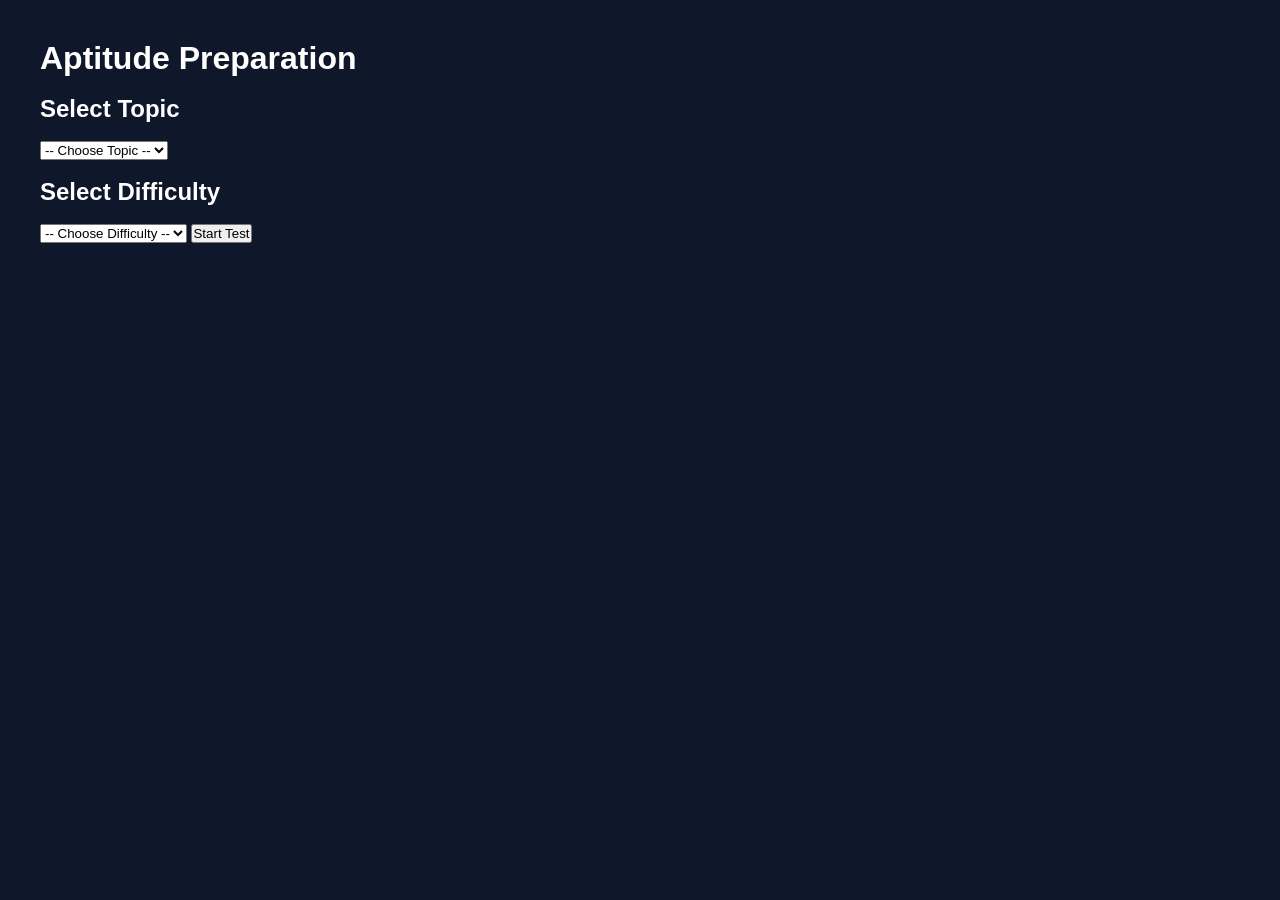
<file: frontend/aptitude.html>
<!DOCTYPE html>
<html lang="en">

<head>

    <meta charset="UTF-8">

    <meta name="viewport" content="width=device-width, initial-scale=1.0">

    <title>Aptitude Test</title>

    <link rel="stylesheet" href="css/dashboard.css">

</head>

<body>

    <div class="main-content">

        <h1>
            Aptitude Preparation
        </h1>

        <br>

        <!-- Topic Selection -->

        <div class="topic-section">

            <h2>
                Select Topic
            </h2>

            <br>

            <select id="topic-select">

                <option value="">
                    -- Choose Topic --
                </option>

            </select>
            <br><br>

<h2>
    Select Difficulty
</h2>

<br>

<select id="difficulty-select">

    <option value="">
        -- Choose Difficulty --
    </option>

    <option value="easy">
        Easy
    </option>

    <option value="medium">
        Medium
    </option>

    <option value="hard">
        Hard
    </option>

</select>

            <button id="start-btn">
                Start Test
            </button>

        </div>

        <br><br>

        <!-- Questions -->

        <div id="question-container">

        </div>

    </div>

    <script src="js/aptitude.js"></script>

</body>

</html>
</file>
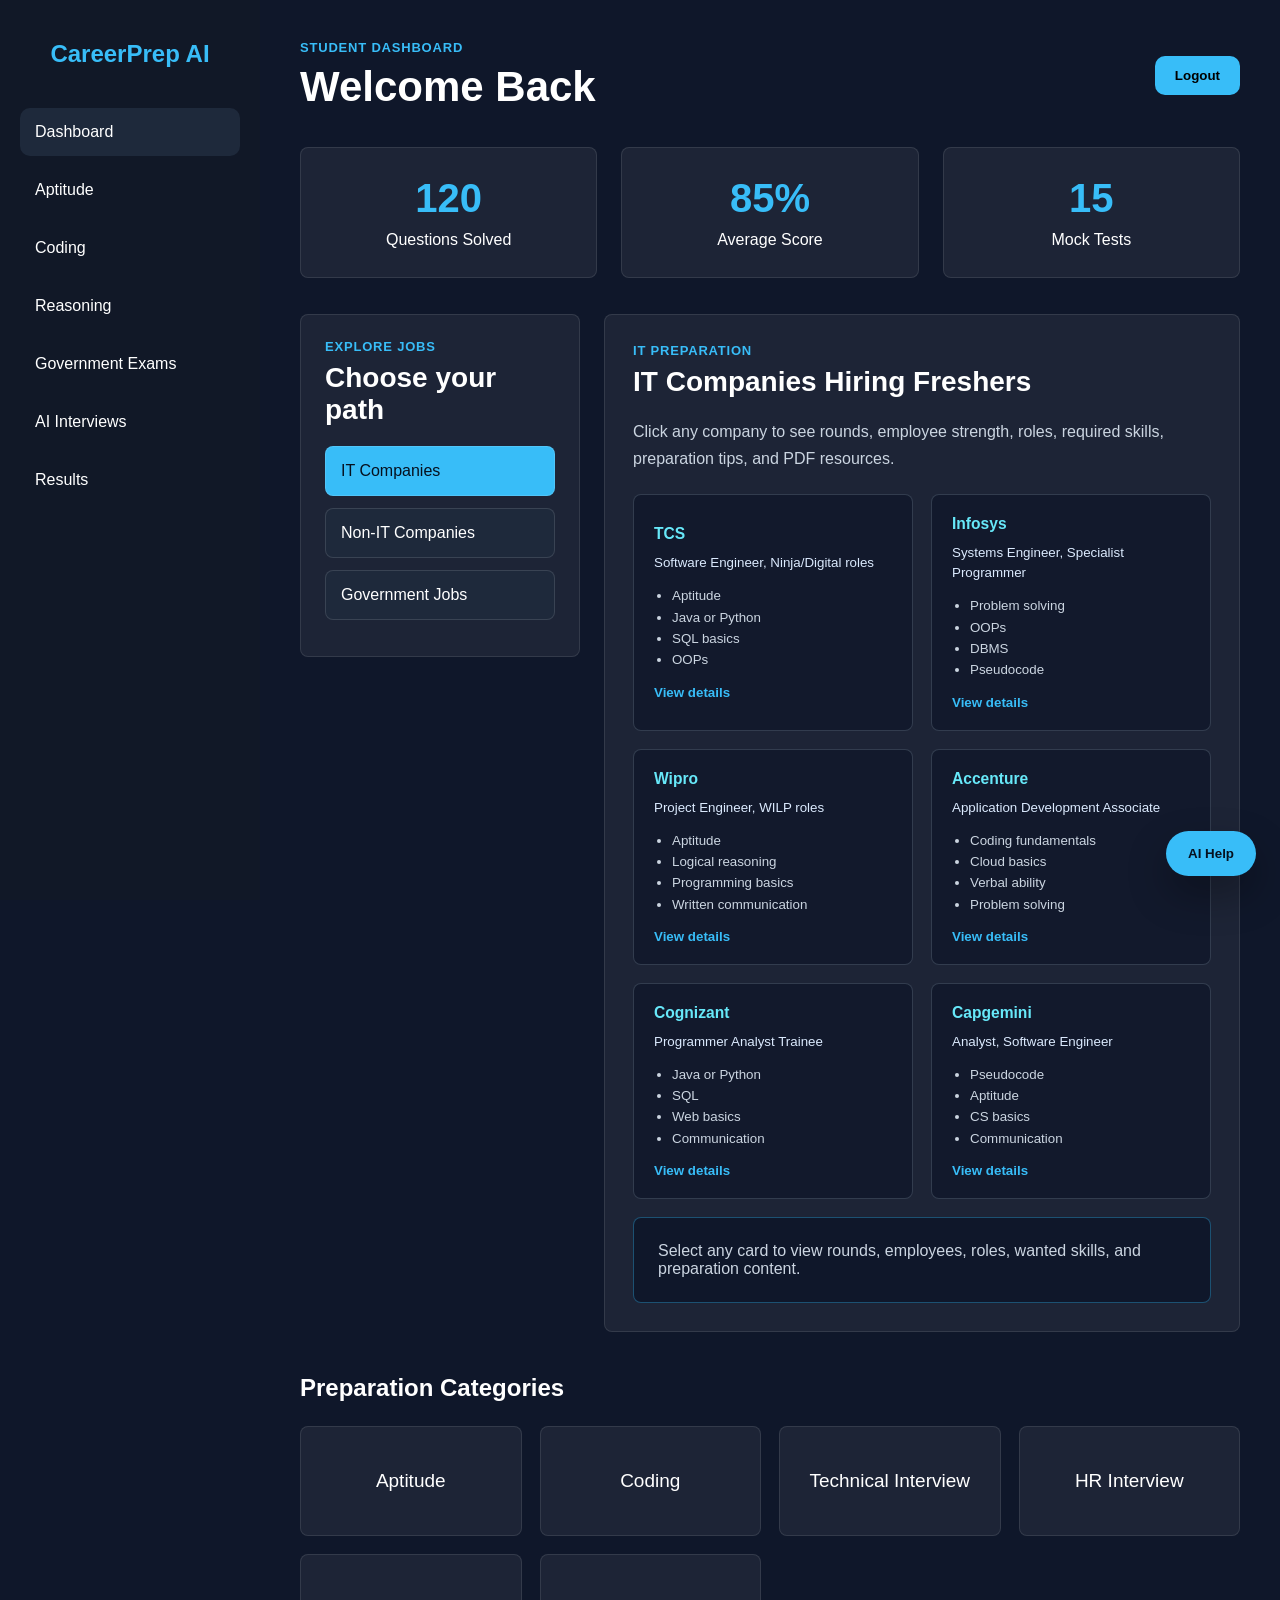
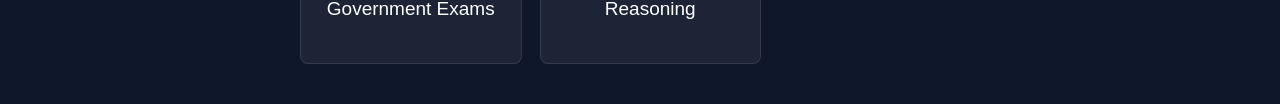
<file: frontend/dashboard.html>
<!DOCTYPE html>
<html lang="en">

<head>
    <meta charset="UTF-8">
    <meta name="viewport" content="width=device-width, initial-scale=1.0">
    <title>Dashboard - CareerPrep AI</title>
    <link rel="stylesheet" href="css/dashboard.css">
</head>

<body>
    <div class="dashboard-container">
        <aside class="sidebar">
            <h2>CareerPrep AI</h2>
            <ul>
                <li class="active-menu">Dashboard</li>
                <li>Aptitude</li>
                <li>Coding</li>
                <li>Reasoning</li>
                <li>Government Exams</li>
                <li>AI Interviews</li>
                <li>Results</li>
            </ul>
        </aside>

        <main class="main-content">
            <div class="top-bar">
                <div>
                    <p class="page-label">Student dashboard</p>
                    <h1>Welcome Back</h1>
                </div>
                <button type="button" onclick="window.location.href='login.html'">Logout</button>
            </div>

            <section class="stats-container" aria-label="Preparation statistics">
                <div class="stat-card"><h2>120</h2><p>Questions Solved</p></div>
                <div class="stat-card"><h2>85%</h2><p>Average Score</p></div>
                <div class="stat-card"><h2>15</h2><p>Mock Tests</p></div>
            </section>

            <section class="career-workspace">
                <aside class="job-panel" aria-label="Job categories">
                    <div class="section-title">
                        <p>Explore jobs</p>
                        <h2>Choose your path</h2>
                    </div>
                    <button class="job-tab active" type="button" data-category="it">IT Companies</button>
                    <button class="job-tab" type="button" data-category="nonIt">Non-IT Companies</button>
                    <button class="job-tab" type="button" data-category="government">Government Jobs</button>
                </aside>

                <section class="company-panel" aria-live="polite">
                    <div class="section-title">
                        <p id="company-eyebrow">IT preparation</p>
                        <h2 id="company-heading">IT Companies Hiring Freshers</h2>
                    </div>
                    <p id="company-description" class="company-description"></p>
                    <div id="company-list" class="company-list"></div>
                </section>
            </section>

            <section class="category-section">
                <h2>Preparation Categories</h2>
                <div class="category-grid">
                    <a class="category-box" href="aptitude.html">Aptitude</a>
                    <a class="category-box" href="coding.html">Coding</a>
                    <a class="category-box" href="interview.html">Technical Interview</a>
                    <div class="category-box">HR Interview</div>
                    <div class="category-box">Government Exams</div>
                    <div class="category-box">Reasoning</div>
                </div>
            </section>
        </main>
    </div>

    <section class="chatbot" aria-label="AI doubt assistant">
        <button class="chat-toggle" type="button" id="chat-toggle">AI Help</button>
        <div class="chat-window" id="chat-window">
            <div class="chat-header">
                <div>
                    <p>CareerPrep AI</p>
                    <h3>Doubt Assistant</h3>
                </div>
                <button type="button" id="chat-close">Close</button>
            </div>
            <div class="chat-messages" id="chat-messages">
                <div class="message bot-message">Hi! Ask me about coding, aptitude, interviews, IT jobs, non-IT jobs, or government exam preparation.</div>
            </div>
            <form class="chat-form" id="chat-form">
                <input id="chat-input" type="text" placeholder="Type your doubt here..." autocomplete="off" required>
                <button type="submit">Send</button>
            </form>
        </div>
    </section>

    <script src="js/dashboard.js"></script>
</body>

</html>
</file>
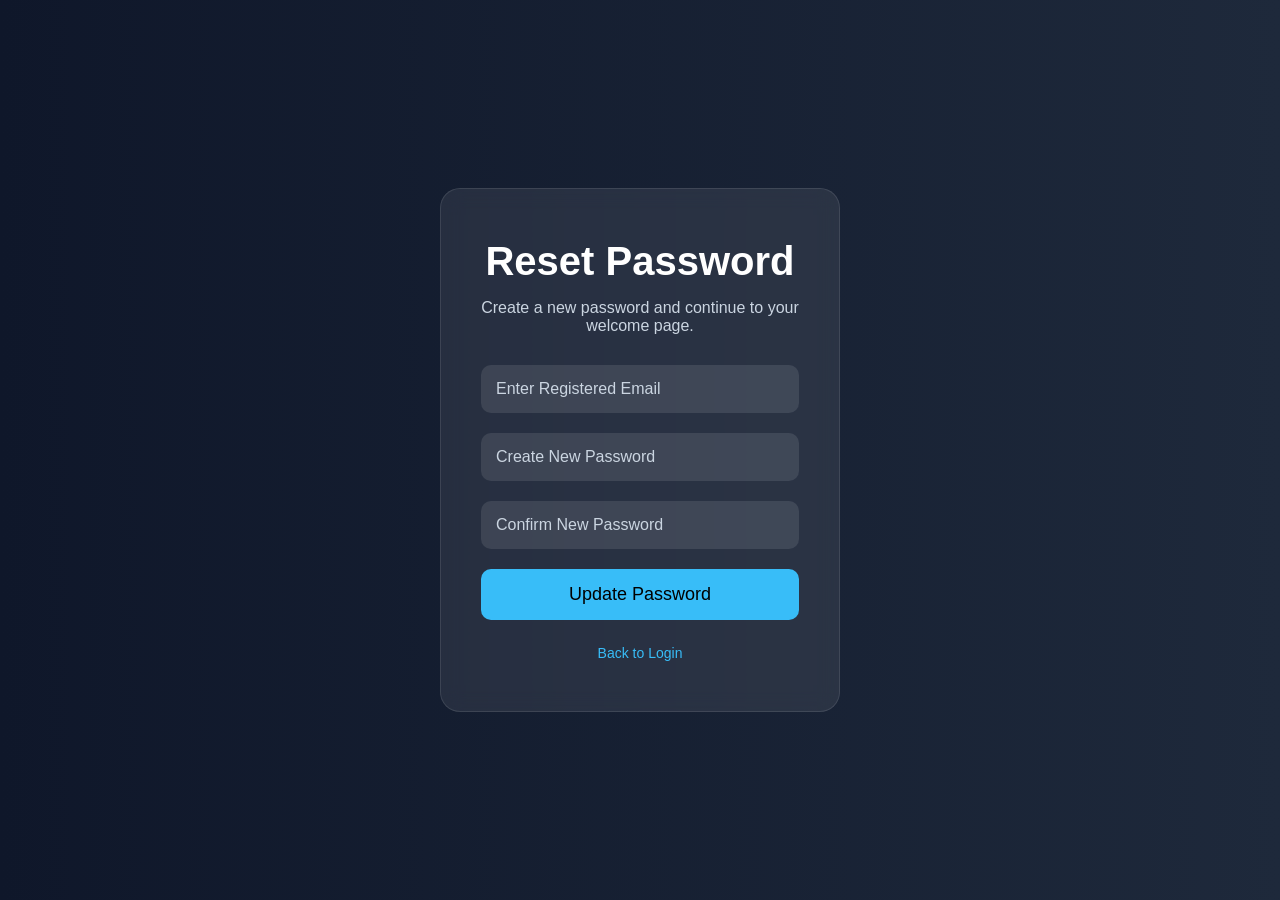
<file: frontend/forgot-password.html>
<!DOCTYPE html>
<html lang="en">

<head>
    <meta charset="UTF-8">
    <meta name="viewport" content="width=device-width, initial-scale=1.0">
    <title>Forgot Password - CareerPrep AI</title>
    <link rel="stylesheet" href="css/auth.css">
</head>

<body>
    <div class="login-container">
        <div class="login-card">
            <h1>Reset Password</h1>
            <p>Create a new password and continue to your welcome page.</p>

            <form id="forgot-password-form">
                <input type="email" placeholder="Enter Registered Email" required>
                <input type="password" placeholder="Create New Password" required>
                <input type="password" placeholder="Confirm New Password" required>
                <button type="submit">Update Password</button>
            </form>

            <div class="extra-links single-link">
                <a href="login.html">Back to Login</a>
            </div>
        </div>
    </div>

    <script src="js/auth.js"></script>
</body>

</html>
</file>
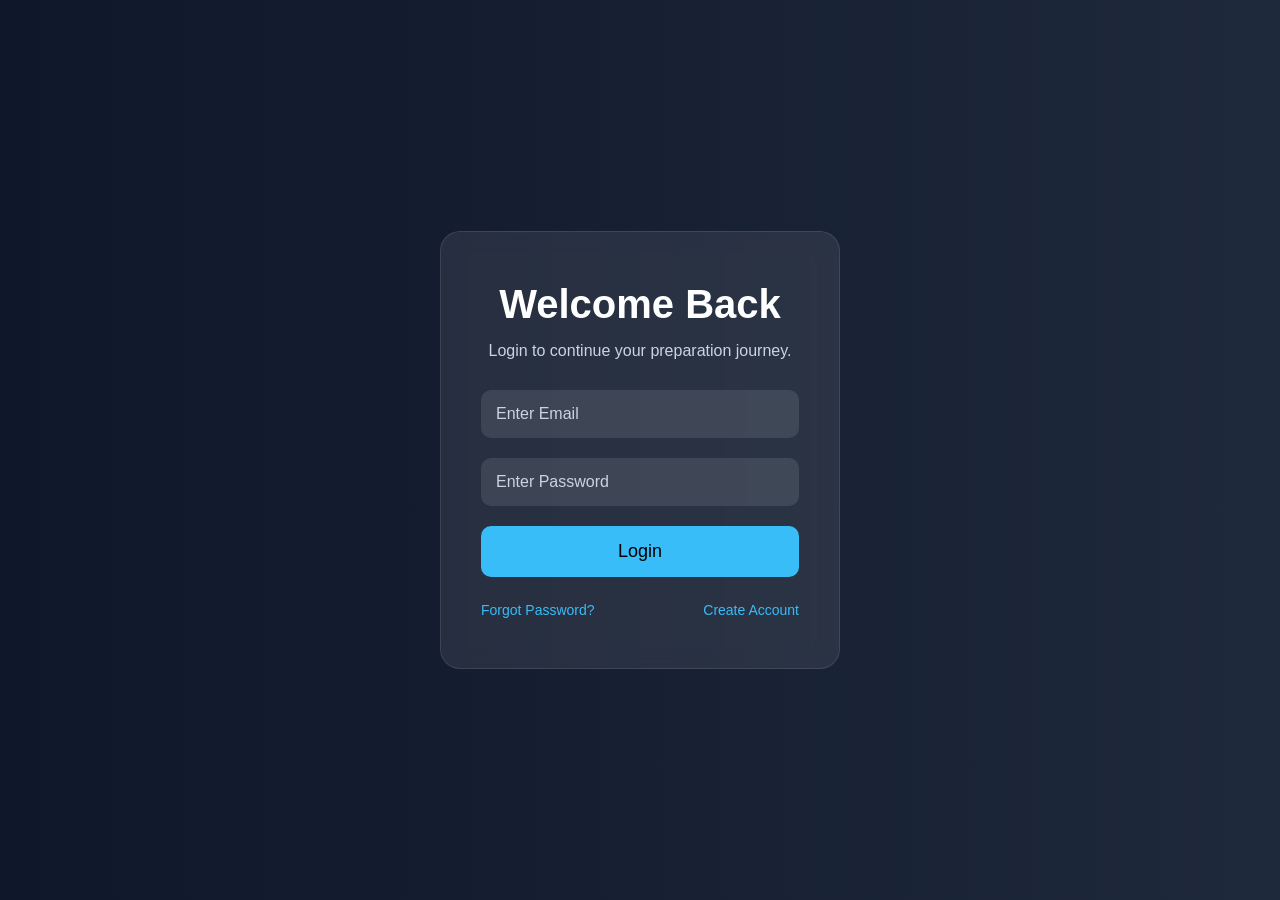
<file: frontend/login.html>
<!DOCTYPE html>
<html lang="en">

<head>
    <meta charset="UTF-8">
    <meta name="viewport" content="width=device-width, initial-scale=1.0">
    <title>Login - CareerPrep AI</title>
    <link rel="stylesheet" href="css/auth.css">
</head>

<body>
    <div class="login-container">
        <div class="login-card">
            <h1>Welcome Back</h1>
            <p>Login to continue your preparation journey.</p>

            <form id="login-form">
                <input type="email" placeholder="Enter Email" required>
                <input type="password" placeholder="Enter Password" required>
                <button type="submit">Login</button>
            </form>

            <div class="extra-links">
                <a href="forgot-password.html">Forgot Password?</a>
                <a href="signup.html">Create Account</a>
            </div>
        </div>
    </div>

    <script src="js/auth.js"></script>
</body>

</html>
</file>
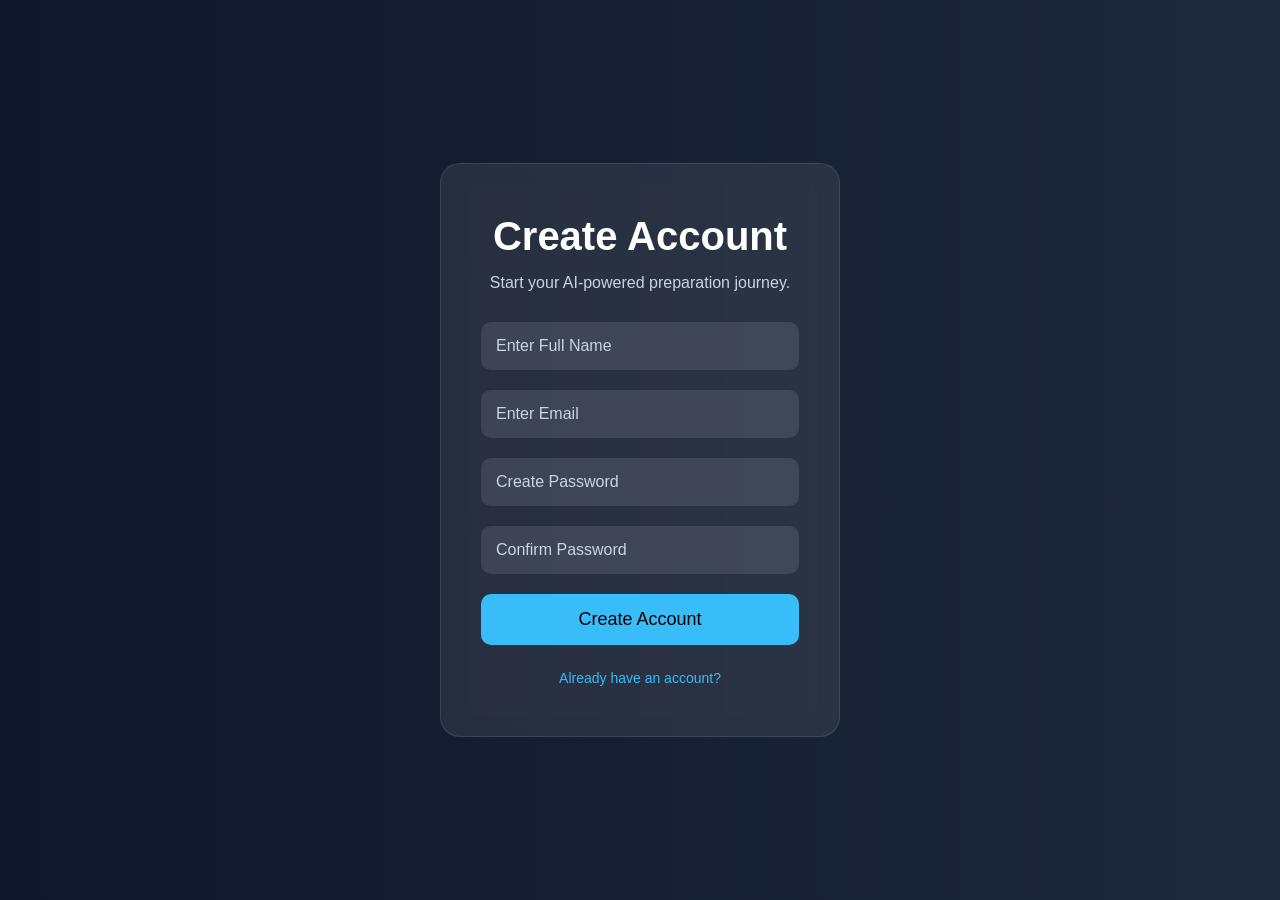
<file: frontend/signup.html>
<!DOCTYPE html>
<html lang="en">

<head>
    <meta charset="UTF-8">
    <meta name="viewport" content="width=device-width, initial-scale=1.0">
    <title>Signup - CareerPrep AI</title>
    <link rel="stylesheet" href="css/auth.css">
</head>

<body>
    <div class="login-container">
        <div class="login-card">
            <h1>Create Account</h1>
            <p>Start your AI-powered preparation journey.</p>

            <form id="signup-form">
                <input type="text" placeholder="Enter Full Name" required>
                <input type="email" placeholder="Enter Email" required>
                <input type="password" placeholder="Create Password" required>
                <input type="password" placeholder="Confirm Password" required>
                <button type="submit">Create Account</button>
            </form>

            <div class="extra-links single-link">
                <a href="login.html">Already have an account?</a>
            </div>
        </div>
    </div>

    <script src="js/auth.js"></script>
</body>

</html>
</file>
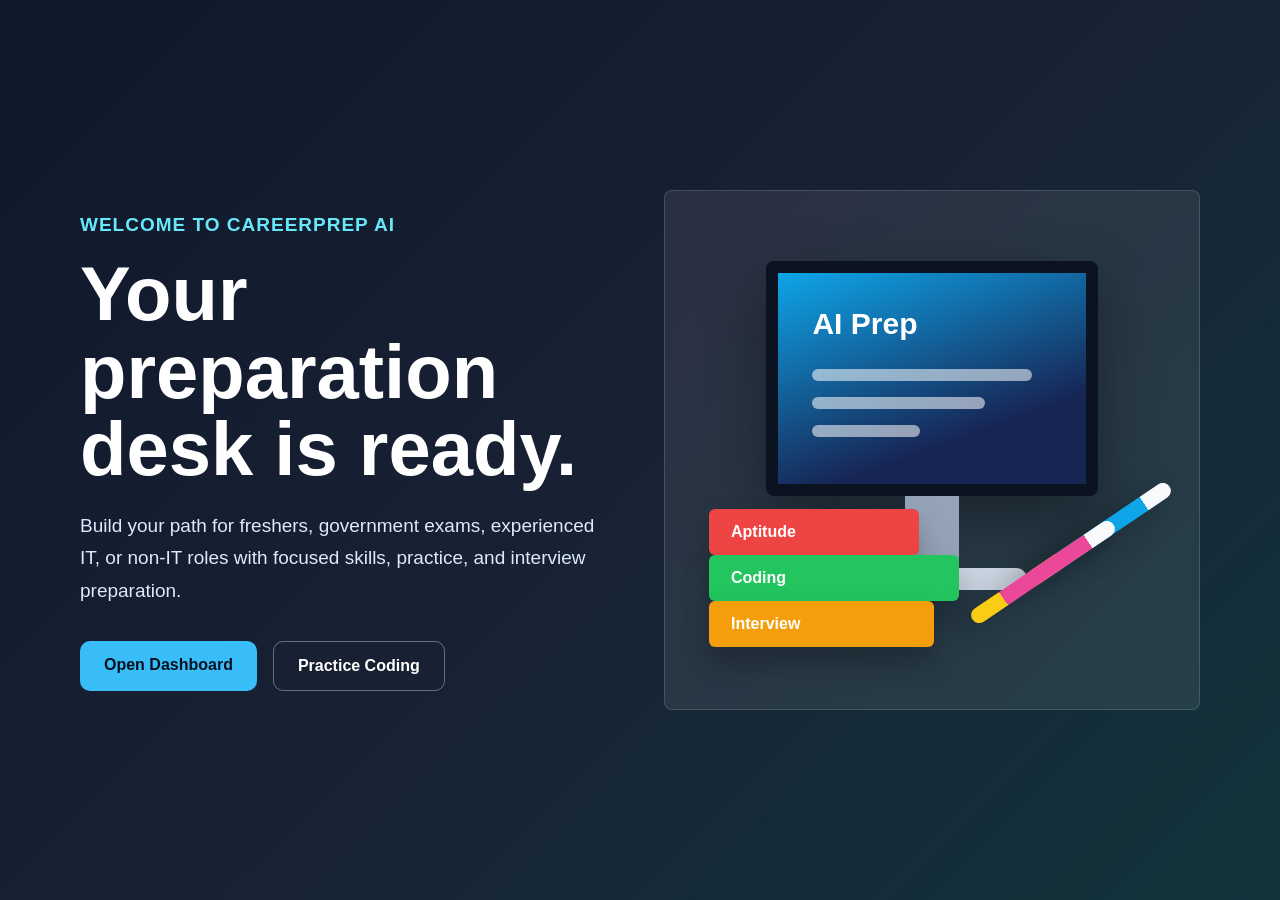
<file: frontend/welcome.html>
<!DOCTYPE html>
<html lang="en">

<head>
    <meta charset="UTF-8">
    <meta name="viewport" content="width=device-width, initial-scale=1.0">
    <title>Welcome - CareerPrep AI</title>
    <link rel="stylesheet" href="css/auth.css">
</head>

<body class="welcome-body">
    <main class="welcome-page">
        <section class="welcome-hero">
            <div class="welcome-copy">
                <p class="welcome-tag">Welcome to CareerPrep AI</p>
                <h1>Your preparation desk is ready.</h1>
                <p>
                    Build your path for freshers, government exams, experienced IT, or non-IT roles with focused skills, practice, and interview preparation.
                </p>
                <div class="welcome-actions">
                    <a href="dashboard.html">Open Dashboard</a>
                    <a href="coding.html" class="secondary-action">Practice Coding</a>
                </div>
            </div>

            <div class="study-scene" aria-label="Study desk illustration">
                <div class="computer">
                    <div class="screen">
                        <span>AI Prep</span>
                        <div class="screen-line wide"></div>
                        <div class="screen-line"></div>
                        <div class="screen-line short"></div>
                    </div>
                    <div class="stand"></div>
                    <div class="base"></div>
                </div>
                <div class="book-stack">
                    <div class="book book-one">Aptitude</div>
                    <div class="book book-two">Coding</div>
                    <div class="book book-three">Interview</div>
                </div>
                <div class="pen pen-one"></div>
                <div class="pen pen-two"></div>
            </div>
        </section>
    </main>
</body>

</html>
</file>
<file: frontend/css/dashboard.css>
*{
    margin: 0;
    padding: 0;
    box-sizing: border-box;
}

body{
    font-family: Arial, sans-serif;
    background-color: #0f172a;
    color: white;
}

a{
    color: inherit;
    text-decoration: none;
}

.dashboard-container{
    display: flex;
    min-height: 100vh;
}

.sidebar{
    width: 260px;
    background-color: #111827;
    padding: 40px 20px;
    position: sticky;
    top: 0;
    height: 100vh;
}

.sidebar h2{
    color: #38bdf8;
    margin-bottom: 40px;
    text-align: center;
}

.sidebar ul{
    list-style: none;
}

.sidebar ul li{
    padding: 15px;
    margin-bottom: 10px;
    border-radius: 10px;
    cursor: pointer;
    transition: 0.3s;
}

.sidebar ul li:hover,
.sidebar ul li.active-menu{
    background-color: #1e293b;
}

.main-content{
    flex: 1;
    padding: 40px;
}

.top-bar{
    display: flex;
    justify-content: space-between;
    align-items: center;
    gap: 20px;
    margin-bottom: 36px;
}

.page-label,
.section-title p{
    color: #38bdf8;
    font-size: 13px;
    font-weight: 700;
    letter-spacing: 0.8px;
    text-transform: uppercase;
    margin-bottom: 8px;
}

.top-bar h1{
    font-size: 42px;
}

.top-bar button{
    padding: 12px 20px;
    border: none;
    border-radius: 10px;
    background-color: #38bdf8;
    cursor: pointer;
    font-weight: bold;
}

.stats-container{
    display: flex;
    gap: 24px;
    flex-wrap: wrap;
    margin-bottom: 36px;
}

.stat-card{
    flex: 1;
    min-width: 210px;
    padding: 28px;
    background-color: rgba(255,255,255,0.06);
    border: 1px solid rgba(255,255,255,0.1);
    border-radius: 8px;
    text-align: center;
    transition: 0.3s;
}

.stat-card:hover{
    transform: translateY(-5px);
}

.stat-card h2{
    font-size: 40px;
    color: #38bdf8;
    margin-bottom: 10px;
}

.career-workspace{
    display: grid;
    grid-template-columns: 280px 1fr;
    gap: 24px;
    margin-bottom: 42px;
}

.job-panel,
.company-panel,
.chat-window{
    background-color: rgba(255,255,255,0.06);
    border: 1px solid rgba(255,255,255,0.1);
    border-radius: 8px;
}

.job-panel{
    padding: 24px;
    align-self: start;
}

.section-title h2{
    font-size: 28px;
    margin-bottom: 20px;
}

.job-tab{
    width: 100%;
    padding: 15px;
    margin-bottom: 12px;
    border: 1px solid rgba(255,255,255,0.12);
    border-radius: 8px;
    background-color: #1e293b;
    color: white;
    cursor: pointer;
    text-align: left;
    font-size: 16px;
    transition: 0.3s;
}

.job-tab:hover,
.job-tab.active{
    background-color: #38bdf8;
    color: #06111f;
}

.company-panel{
    padding: 28px;
}

.company-description{
    color: #cbd5e1;
    line-height: 1.7;
    margin-bottom: 22px;
}

.company-list{
    display: grid;
    grid-template-columns: repeat(auto-fit, minmax(220px, 1fr));
    gap: 18px;
}

.company-card{
    padding: 20px;
    background-color: rgba(15,23,42,0.76);
    border: 1px solid rgba(148,163,184,0.25);
    border-radius: 8px;
}

.company-card h3{
    color: #67e8f9;
    margin-bottom: 10px;
}

.company-card p{
    color: #dbeafe;
    line-height: 1.5;
    margin-bottom: 12px;
}

.company-card ul{
    padding-left: 18px;
    color: #cbd5e1;
    line-height: 1.6;
}

.category-section h2{
    margin-bottom: 24px;
}

.category-grid{
    display: grid;
    grid-template-columns: repeat(auto-fit, minmax(190px, 1fr));
    gap: 18px;
}

.category-box{
    min-height: 110px;
    padding: 24px;
    background-color: rgba(255,255,255,0.06);
    border: 1px solid rgba(255,255,255,0.1);
    border-radius: 8px;
    display: flex;
    align-items: center;
    justify-content: center;
    text-align: center;
    font-size: 19px;
    transition: 0.3s;
    cursor: pointer;
}

.category-box:hover{
    transform: translateY(-4px);
    background-color: #1e293b;
}

.chatbot{
    position: fixed;
    right: 24px;
    bottom: 24px;
    z-index: 20;
}

.chat-toggle{
    padding: 15px 22px;
    border: none;
    border-radius: 999px;
    background-color: #38bdf8;
    color: #06111f;
    font-weight: 800;
    cursor: pointer;
    box-shadow: 0 18px 40px rgba(0,0,0,0.3);
}

.chat-window{
    width: 360px;
    max-width: calc(100vw - 32px);
    display: none;
    overflow: hidden;
    box-shadow: 0 24px 80px rgba(0,0,0,0.45);
}

.chat-window.open{
    display: block;
}

.chat-header{
    padding: 18px;
    background-color: #0b1220;
    display: flex;
    justify-content: space-between;
    align-items: center;
    gap: 16px;
}

.chat-header p{
    color: #38bdf8;
    font-size: 13px;
    font-weight: 700;
}

.chat-header h3{
    font-size: 20px;
}

.chat-header button{
    border: none;
    background-color: #1e293b;
    color: white;
    border-radius: 8px;
    padding: 9px 12px;
    cursor: pointer;
}

.chat-messages{
    height: 290px;
    overflow-y: auto;
    padding: 16px;
    display: flex;
    flex-direction: column;
    gap: 12px;
}

.message{
    padding: 12px 14px;
    border-radius: 8px;
    line-height: 1.5;
    font-size: 14px;
}

.bot-message{
    background-color: #1e293b;
    color: #e2e8f0;
    align-self: flex-start;
}

.user-message{
    background-color: #38bdf8;
    color: #06111f;
    align-self: flex-end;
}

.chat-form{
    display: grid;
    grid-template-columns: 1fr auto;
    gap: 10px;
    padding: 14px;
    background-color: #0b1220;
}

.chat-form input{
    min-width: 0;
    padding: 12px;
    border: none;
    border-radius: 8px;
    background-color: #1e293b;
    color: white;
    outline: none;
}

.chat-form button{
    border: none;
    border-radius: 8px;
    background-color: #38bdf8;
    color: #06111f;
    font-weight: 800;
    padding: 0 16px;
    cursor: pointer;
}

@media(max-width: 900px){
    .dashboard-container{
        flex-direction: column;
    }

    .sidebar{
        width: 100%;
        height: auto;
        position: static;
    }

    .career-workspace{
        grid-template-columns: 1fr;
    }
}

@media(max-width: 620px){
    .main-content{
        padding: 24px;
    }

    .top-bar{
        align-items: flex-start;
        flex-direction: column;
    }

    .chatbot{
        right: 16px;
        bottom: 16px;
    }
}


.company-card{
    padding: 0;
    overflow: hidden;
}

.company-select{
    width: 100%;
    height: 100%;
    padding: 20px;
    border: none;
    background: transparent;
    color: inherit;
    text-align: left;
    cursor: pointer;
}

.company-select span{
    display: inline-block;
    margin-top: 14px;
    color: #38bdf8;
    font-weight: 700;
}

.company-select.selected,
.company-select:hover{
    background-color: rgba(56,189,248,0.08);
}

.company-detail{
    grid-column: 1 / -1;
    padding: 24px;
    background-color: rgba(15,23,42,0.9);
    border: 1px solid rgba(56,189,248,0.35);
    border-radius: 8px;
}

.company-detail > p{
    color: #cbd5e1;
}

.detail-header{
    display: flex;
    justify-content: space-between;
    align-items: flex-start;
    gap: 18px;
    margin-bottom: 18px;
}

.detail-header p{
    color: #38bdf8;
    font-size: 13px;
    font-weight: 700;
    text-transform: uppercase;
    margin-bottom: 6px;
}

.detail-header h3{
    font-size: 30px;
    color: white;
}

.detail-about{
    color: #dbeafe;
    line-height: 1.7;
    margin-bottom: 20px;
}

.detail-grid{
    display: grid;
    grid-template-columns: repeat(auto-fit, minmax(240px, 1fr));
    gap: 22px;
}

.detail-grid h4{
    color: #67e8f9;
    margin-bottom: 10px;
}

.detail-grid ul{
    padding-left: 18px;
    color: #cbd5e1;
    line-height: 1.7;
}

.pdf-link{
    display: inline-block;
    padding: 12px 16px;
    border-radius: 8px;
    background-color: #38bdf8;
    color: #06111f;
    font-weight: 800;
    white-space: nowrap;
}

.pdf-note{
    color: #facc15;
    font-weight: 700;
}

@media(max-width: 620px){
    .detail-header{
        flex-direction: column;
    }

    .pdf-link{
        white-space: normal;
    }
}


.detail-stats{
    display: grid;
    grid-template-columns: repeat(auto-fit, minmax(190px, 1fr));
    gap: 14px;
    margin: 18px 0 22px;
}

.detail-stats div{
    padding: 16px;
    border-radius: 8px;
    background-color: rgba(255,255,255,0.06);
    border: 1px solid rgba(255,255,255,0.1);
}

.detail-stats strong{
    display: block;
    color: #67e8f9;
    margin-bottom: 8px;
}

.detail-stats span{
    color: #e2e8f0;
    line-height: 1.5;
}

.pdf-actions{
    display: flex;
    gap: 10px;
    flex-wrap: wrap;
    justify-content: flex-end;
}

.secondary-pdf{
    background-color: transparent;
    color: white;
    border: 1px solid rgba(255,255,255,0.35);
}
</file>
<file: frontend/css/auth.css>
*{
    margin: 0;
    padding: 0;
    box-sizing: border-box;
}

body{
    height: 100vh;

    display: flex;
    justify-content: center;
    align-items: center;

    background: linear-gradient(to right, #0f172a, #1e293b);

    font-family: Arial, sans-serif;
}

.login-container{
    width: 100%;

    display: flex;
    justify-content: center;
    align-items: center;
}

.login-card{
    width: 400px;

    padding: 50px 40px;

    background-color: rgba(255,255,255,0.08);

    border: 1px solid rgba(255,255,255,0.1);

    border-radius: 20px;

    backdrop-filter: blur(10px);

    text-align: center;

    color: white;
}

.login-card h1{
    margin-bottom: 15px;

    font-size: 40px;
}

.login-card p{
    margin-bottom: 30px;

    color: #cbd5e1;
}

form{
    display: flex;
    flex-direction: column;

    gap: 20px;
}

input{
    padding: 15px;

    border: none;

    border-radius: 10px;

    outline: none;

    background-color: rgba(255,255,255,0.1);

    color: white;

    font-size: 16px;
}

input::placeholder{
    color: #cbd5e1;
}

button{
    padding: 15px;

    border: none;

    border-radius: 10px;

    background-color: #38bdf8;

    color: black;

    font-size: 18px;

    cursor: pointer;

    transition: 0.3s;
}

button:hover{
    transform: scale(1.03);
}

.extra-links{
    margin-top: 25px;

    display: flex;
    justify-content: space-between;
}

.extra-links a{
    text-decoration: none;

    color: #38bdf8;

    font-size: 14px;
}

.single-link{
    justify-content: center;
}

.welcome-body{
    min-height: 100vh;
    height: auto;
    align-items: stretch;
    background: linear-gradient(135deg, #0f172a 0%, #182033 46%, #12343b 100%);
    color: white;
}

.welcome-page{
    width: 100%;
    min-height: 100vh;
    display: flex;
    align-items: center;
    justify-content: center;
    padding: 40px 24px;
}

.welcome-hero{
    width: min(1120px, 100%);
    display: grid;
    grid-template-columns: 1fr 1fr;
    gap: 48px;
    align-items: center;
}

.welcome-copy h1{
    font-size: clamp(42px, 6vw, 76px);
    line-height: 1.02;
    margin-bottom: 22px;
}

.welcome-copy p{
    max-width: 620px;
    color: #dbeafe;
    font-size: 19px;
    line-height: 1.7;
}

.welcome-tag{
    color: #67e8f9 !important;
    font-weight: 700;
    text-transform: uppercase;
    letter-spacing: 1px;
    margin-bottom: 14px;
}

.welcome-actions{
    display: flex;
    gap: 16px;
    flex-wrap: wrap;
    margin-top: 34px;
}

.welcome-actions a{
    text-decoration: none;
    padding: 15px 24px;
    border-radius: 10px;
    background: #38bdf8;
    color: #06111f;
    font-weight: 700;
}

.welcome-actions .secondary-action{
    background: transparent;
    color: white;
    border: 1px solid rgba(255,255,255,0.35);
}

.study-scene{
    min-height: 520px;
    position: relative;
    border-radius: 8px;
    background: rgba(255,255,255,0.08);
    border: 1px solid rgba(255,255,255,0.14);
    overflow: hidden;
}

.computer{
    position: absolute;
    width: 62%;
    left: 19%;
    top: 70px;
}

.screen{
    height: 235px;
    border-radius: 8px;
    background: linear-gradient(160deg, #0ea5e9, #172554 72%);
    border: 12px solid #0b1220;
    box-shadow: 0 24px 60px rgba(0,0,0,0.35);
    padding: 34px;
}

.screen span{
    display: block;
    color: white;
    font-size: 30px;
    font-weight: 800;
    margin-bottom: 28px;
}

.screen-line{
    height: 12px;
    width: 72%;
    background: rgba(255,255,255,0.55);
    border-radius: 999px;
    margin-bottom: 16px;
}

.screen-line.wide{
    width: 92%;
}

.screen-line.short{
    width: 45%;
}

.stand{
    width: 54px;
    height: 72px;
    background: #94a3b8;
    margin: 0 auto;
}

.base{
    width: 190px;
    height: 22px;
    background: #cbd5e1;
    border-radius: 999px;
    margin: 0 auto;
}

.book-stack{
    position: absolute;
    left: 44px;
    bottom: 62px;
    width: 230px;
}

.book{
    height: 46px;
    border-radius: 6px;
    color: white;
    font-weight: 700;
    display: flex;
    align-items: center;
    padding-left: 22px;
    box-shadow: 0 16px 28px rgba(0,0,0,0.25);
}

.book-one{
    background: #ef4444;
    width: 210px;
}

.book-two{
    background: #22c55e;
    width: 250px;
}

.book-three{
    background: #f59e0b;
    width: 225px;
}

.pen{
    position: absolute;
    width: 16px;
    height: 170px;
    border-radius: 999px;
    transform: rotate(56deg);
    box-shadow: 0 12px 28px rgba(0,0,0,0.25);
}

.pen-one{
    right: 92px;
    bottom: 90px;
    background: linear-gradient(#f8fafc 0 18%, #0ea5e9 18% 78%, #facc15 78%);
}

.pen-two{
    right: 148px;
    bottom: 52px;
    background: linear-gradient(#f8fafc 0 18%, #ec4899 18% 78%, #facc15 78%);
}

@media(max-width: 820px){
    .welcome-hero{
        grid-template-columns: 1fr;
    }

    .study-scene{
        min-height: 420px;
    }

    .computer{
        width: 76%;
        left: 12%;
    }
}
</file>
